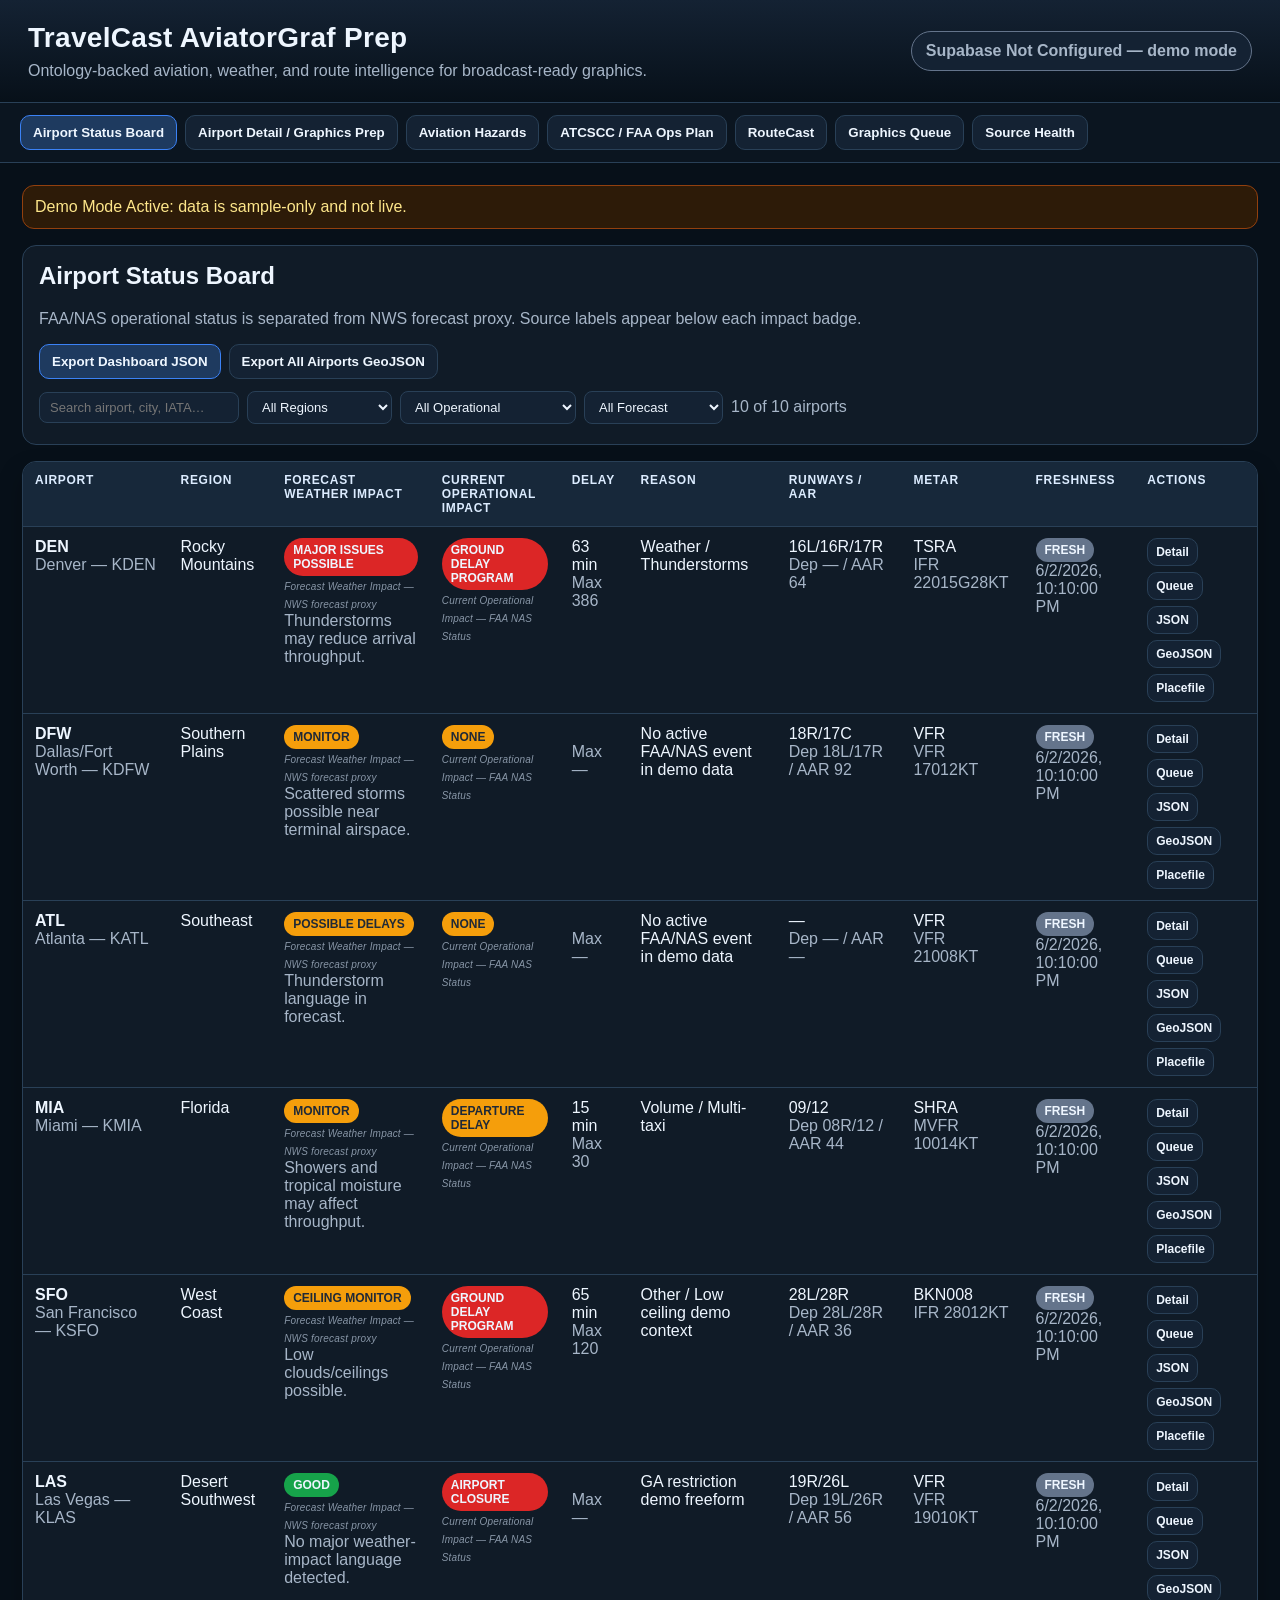
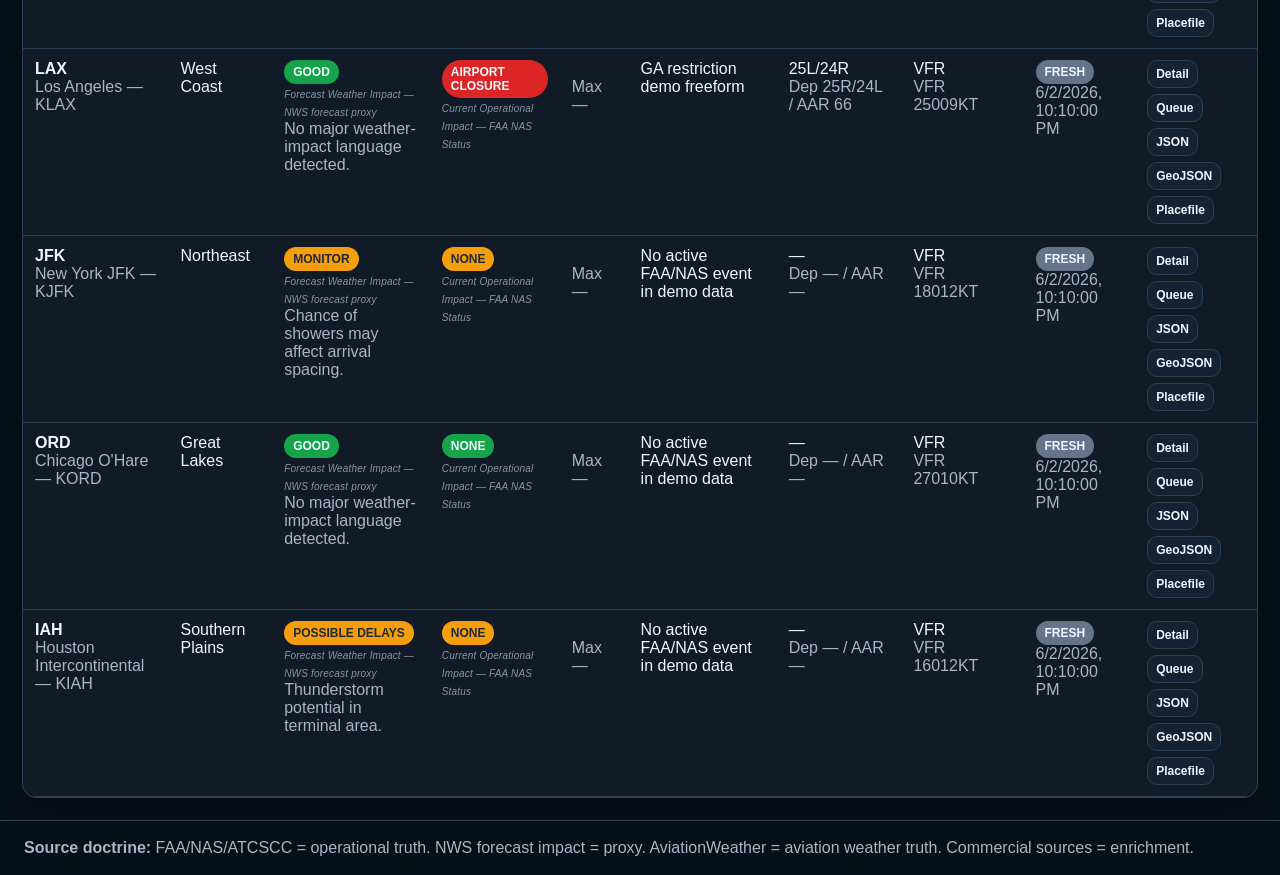
<file: index.html>
<!doctype html>
<html lang="en">
<head>
  <meta charset="utf-8">
  <meta name="viewport" content="width=device-width, initial-scale=1">
  <title>TravelCast AviatorGraf Prep</title>
  <link rel="stylesheet" href="./css/app.css">
  <link rel="stylesheet" href="./css/cards.css">
  <link rel="stylesheet" href="./css/graphics-preview.css">
</head>
<body>
  <header class="app-header">
    <div>
      <h1>TravelCast AviatorGraf Prep</h1>
      <p>Ontology-backed aviation, weather, and route intelligence for broadcast-ready graphics.</p>
    </div>
    <div id="mode-banner" class="mode-banner">Loading...</div>
  </header>

  <nav class="tabs" id="tabs">
    <button data-tab="airport-board" class="active">Airport Status Board</button>
    <button data-tab="airport-detail">Airport Detail / Graphics Prep</button>
    <button data-tab="aviation-hazards">Aviation Hazards</button>
    <button data-tab="faa-ops">ATCSCC / FAA Ops Plan</button>
    <button data-tab="routecast">RouteCast</button>
    <button data-tab="graphics-queue">Graphics Queue</button>
    <button data-tab="source-health">Source Health</button>
  </nav>

  <main>
    <div id="connection-warnings" style="display:none;padding:0 22px 8px"></div>
    <section id="airport-board" class="tab-panel active"></section>
    <section id="airport-detail" class="tab-panel"></section>
    <section id="aviation-hazards" class="tab-panel"></section>
    <section id="faa-ops" class="tab-panel"></section>
    <section id="routecast" class="tab-panel"></section>
    <section id="graphics-queue" class="tab-panel"></section>
    <section id="source-health" class="tab-panel"></section>
  </main>

  <footer>
    <strong>Source doctrine:</strong> FAA/NAS/ATCSCC = operational truth. NWS forecast impact = proxy. AviationWeather = aviation weather truth. Commercial sources = enrichment.
  </footer>

  <script type="module" src="./js/app.js"></script>
</body>
</html>
</file>
<file: css/app.css>
:root {
  --bg:#071019;
  --panel:#101b27;
  --panel2:#142233;
  --line:#294057;
  --text:#eef6ff;
  --muted:#a7b6c8;
  --green:#16a34a;
  --amber:#f59e0b;
  --red:#dc2626;
  --blue:#2563eb;
  --gray:#64748b;
}
*{box-sizing:border-box}
body{margin:0;background:var(--bg);color:var(--text);font-family:Arial,Helvetica,sans-serif}
.app-header{display:flex;justify-content:space-between;gap:20px;align-items:center;padding:22px 28px;background:linear-gradient(180deg,#142233,#071019);border-bottom:1px solid var(--line)}
h1{margin:0;font-size:28px;letter-spacing:.3px}.app-header p{margin:8px 0 0;color:var(--muted)}
.mode-banner{padding:10px 14px;border:1px solid var(--line);border-radius:999px;background:var(--panel2);font-weight:700}
.mode-banner.connected{border-color:var(--green);color:var(--green)}
.mode-banner.failed{border-color:var(--amber);color:var(--amber)}
.mode-banner.demo{border-color:var(--gray);color:var(--muted)}
.tabs{display:flex;gap:8px;flex-wrap:wrap;padding:12px 20px;border-bottom:1px solid var(--line);background:#0b1520;position:sticky;top:0;z-index:5}
.tabs button,.btn{border:1px solid var(--line);background:var(--panel2);color:var(--text);border-radius:10px;padding:9px 12px;cursor:pointer;font-weight:700}
.tabs button.active,.btn.primary{background:#1e3a5f;border-color:#3b82f6}.btn.danger{background:#3f1111;border-color:#7f1d1d}.btn.small{font-size:12px;padding:6px 8px}
main{padding:22px}.tab-panel{display:none}.tab-panel.active{display:block}
.table-shell{border:1px solid var(--line);border-radius:14px;background:var(--panel);overflow:auto;box-shadow:0 12px 24px rgba(0,0,0,.25)}
table{width:100%;border-collapse:collapse;min-width:1100px}th,td{padding:11px 12px;border-bottom:1px solid var(--line);text-align:left;vertical-align:top}th{background:#17283a;color:#dcecff;font-size:12px;text-transform:uppercase;letter-spacing:.06em;position:sticky;top:0}tr:hover{background:rgba(255,255,255,.04)}
.badge{display:inline-block;border-radius:999px;padding:5px 9px;font-size:12px;font-weight:800;text-transform:uppercase}.badge.green{background:var(--green)}.badge.amber{background:var(--amber);color:#1f2937}.badge.red{background:var(--red)}.badge.blue{background:var(--blue)}.badge.gray{background:var(--gray)}
.actions{display:flex;gap:6px;flex-wrap:wrap}.muted{color:var(--muted)}footer{padding:18px 24px;color:var(--muted);border-top:1px solid var(--line)}
.warning{border:1px solid #92400e;background:#2d1b08;color:#fde68a;padding:12px;border-radius:12px;margin-bottom:16px}.grid{display:grid;grid-template-columns:repeat(auto-fit,minmax(260px,1fr));gap:14px}.pre{white-space:pre-wrap;background:#071019;padding:12px;border-radius:12px;border:1px solid var(--line);overflow:auto}
.source-doctrine{font-size:10px;color:var(--muted);font-style:italic;letter-spacing:.02em;opacity:.8}
.filter-bar{display:flex;flex-wrap:wrap;gap:8px;align-items:center;margin:12px 0 4px}
.filter-bar input,.filter-bar select{background:var(--panel2);color:var(--text);border:1px solid var(--line);border-radius:8px;padding:7px 10px;font-size:13px}
.filter-bar input{min-width:200px}.filter-bar select{cursor:pointer}
.export-row{display:flex;flex-wrap:wrap;gap:8px;margin:12px 0 4px}
</file>
<file: css/cards.css>
.card{border:1px solid var(--line);border-radius:14px;background:var(--panel);padding:16px;margin-bottom:16px}.card h2,.card h3{margin-top:0}.kpi{font-size:30px;font-weight:900}.label{color:var(--muted);font-size:12px;text-transform:uppercase;letter-spacing:.07em}.source{font-size:12px;color:var(--muted);border-top:1px solid var(--line);margin-top:12px;padding-top:10px}.card.red{border-color:#7f1d1d}.card.amber{border-color:#b45309}.card.green{border-color:#166534}.card.gray{border-color:#475569}
</file>
<file: css/graphics-preview.css>
.graphics-copy{background:#071019;border:1px solid var(--line);border-radius:12px;padding:14px;line-height:1.45}.graphics-copy strong{color:#fff}.export-row{display:flex;gap:8px;flex-wrap:wrap;margin:12px 0}.queue-item{display:grid;grid-template-columns:1.5fr 1fr 1fr 1fr 2fr;gap:10px;align-items:center;border-bottom:1px solid var(--line);padding:10px 0}@media(max-width:900px){.queue-item{grid-template-columns:1fr}}
</file>
